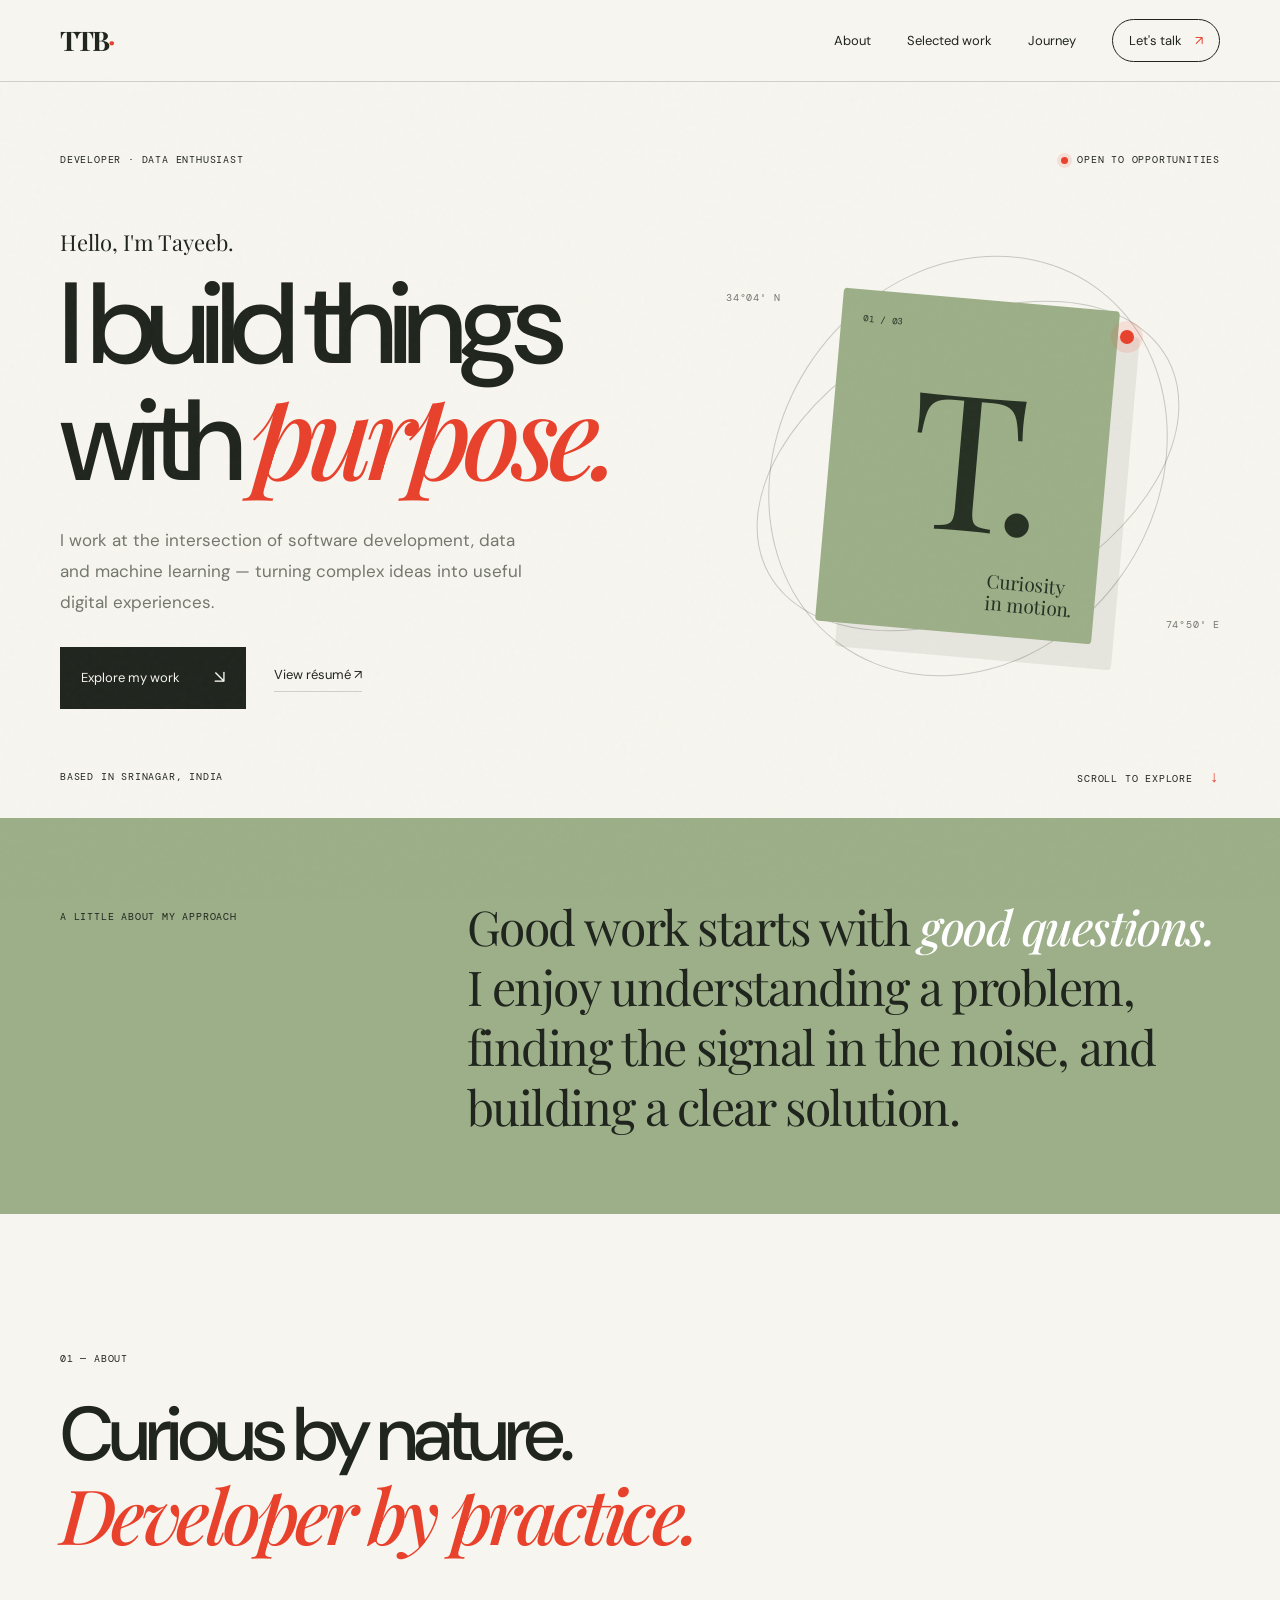
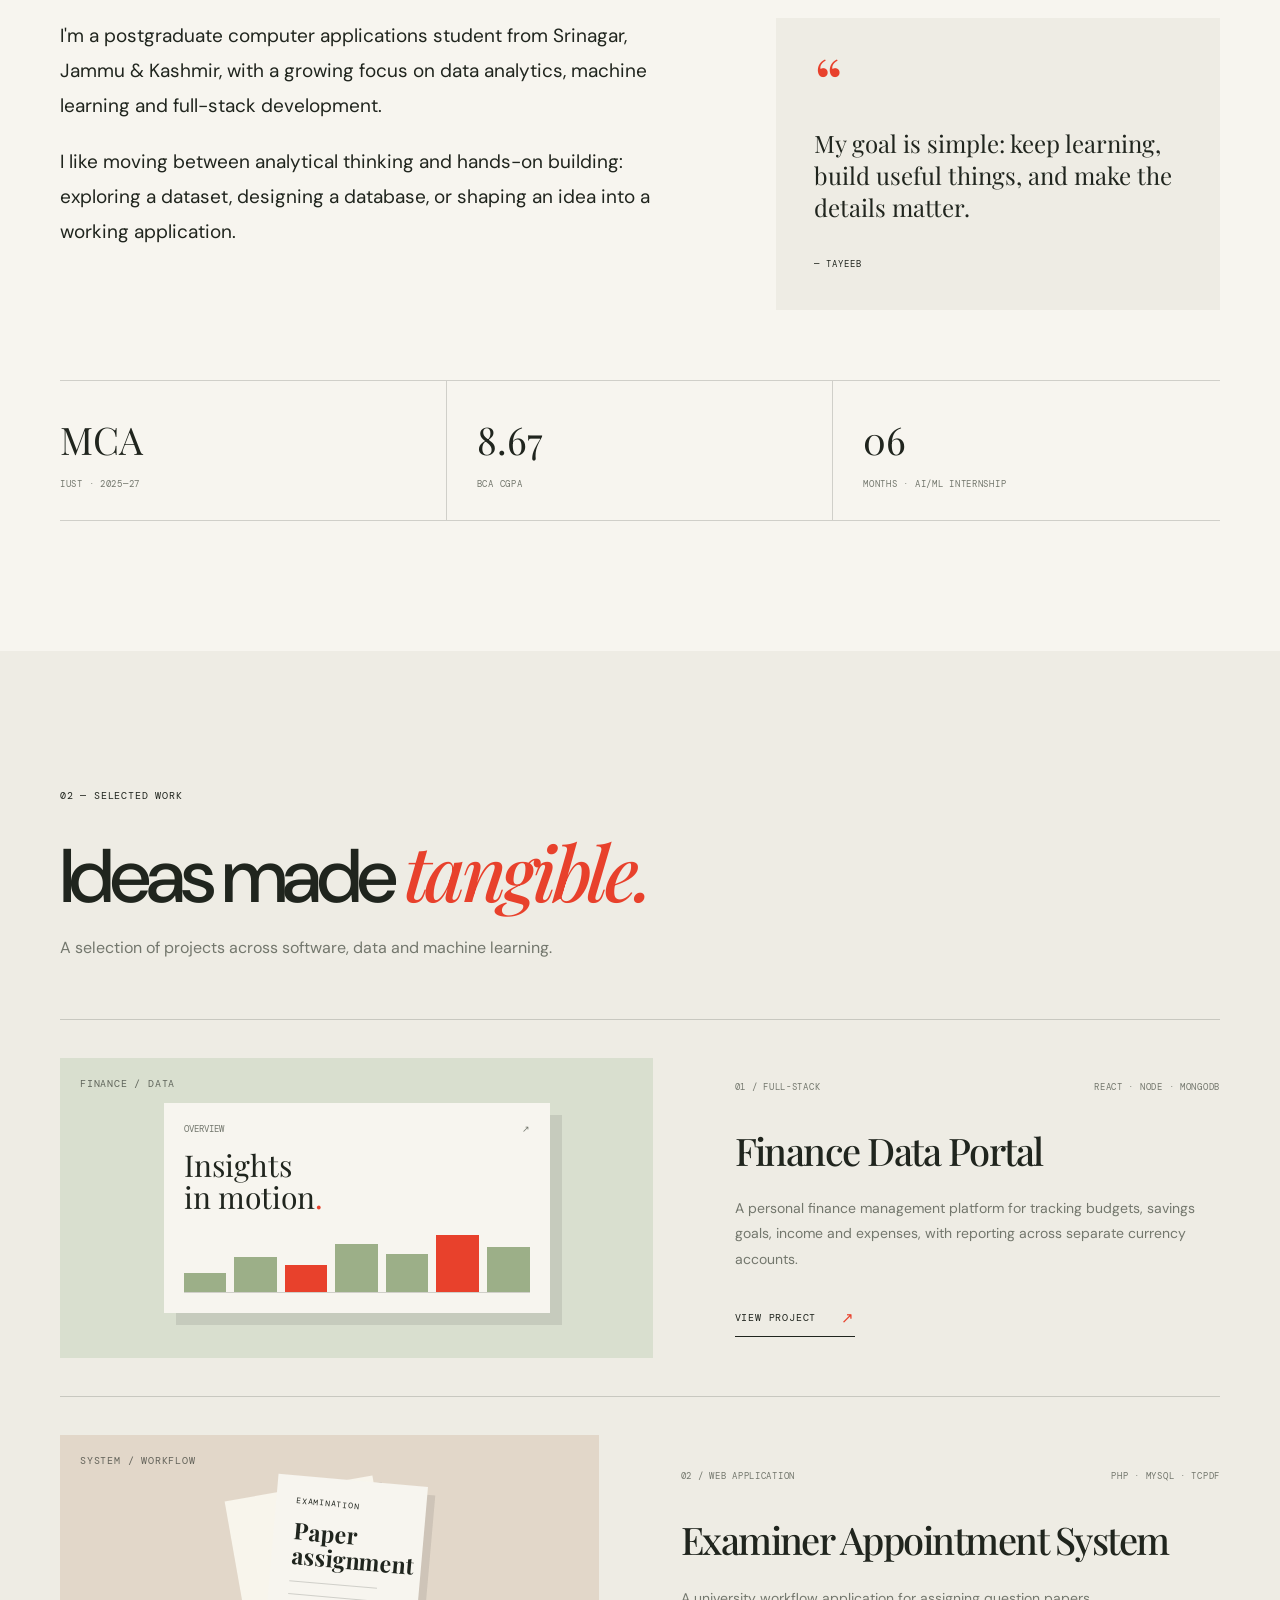
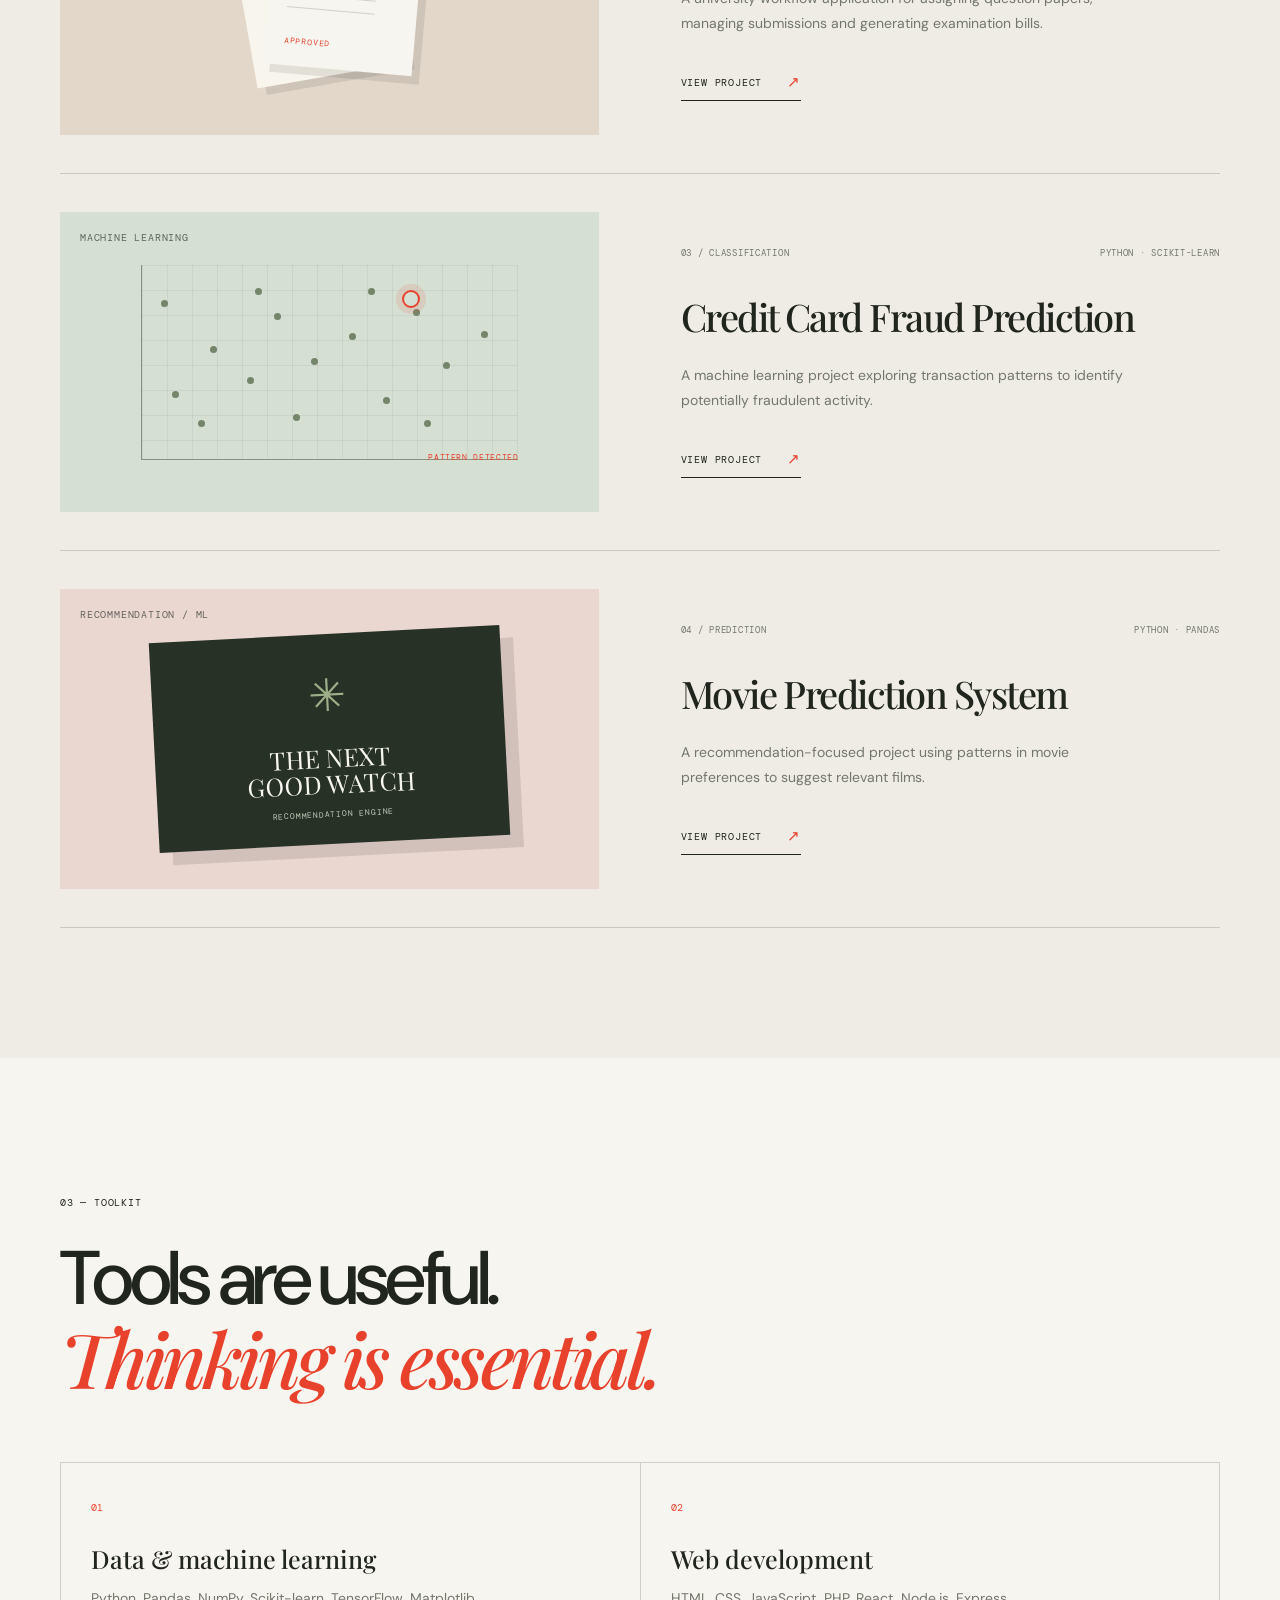
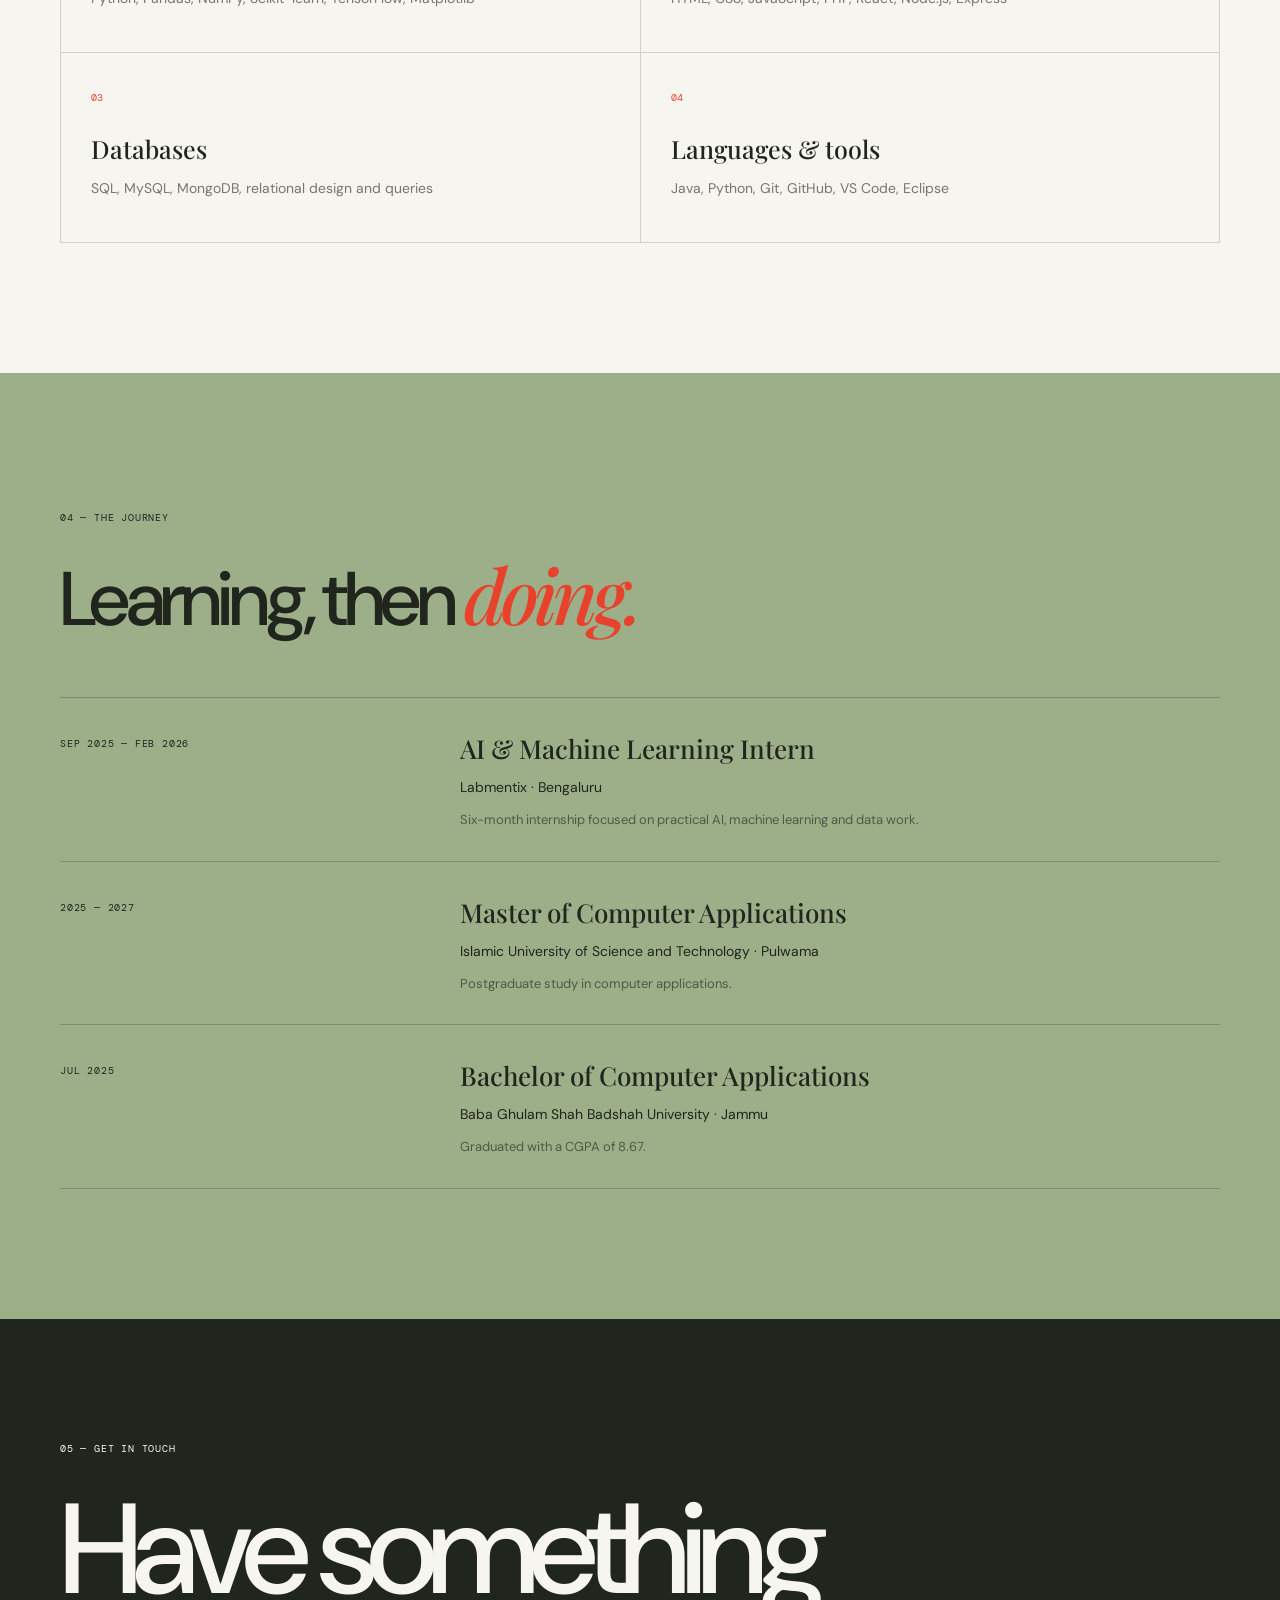
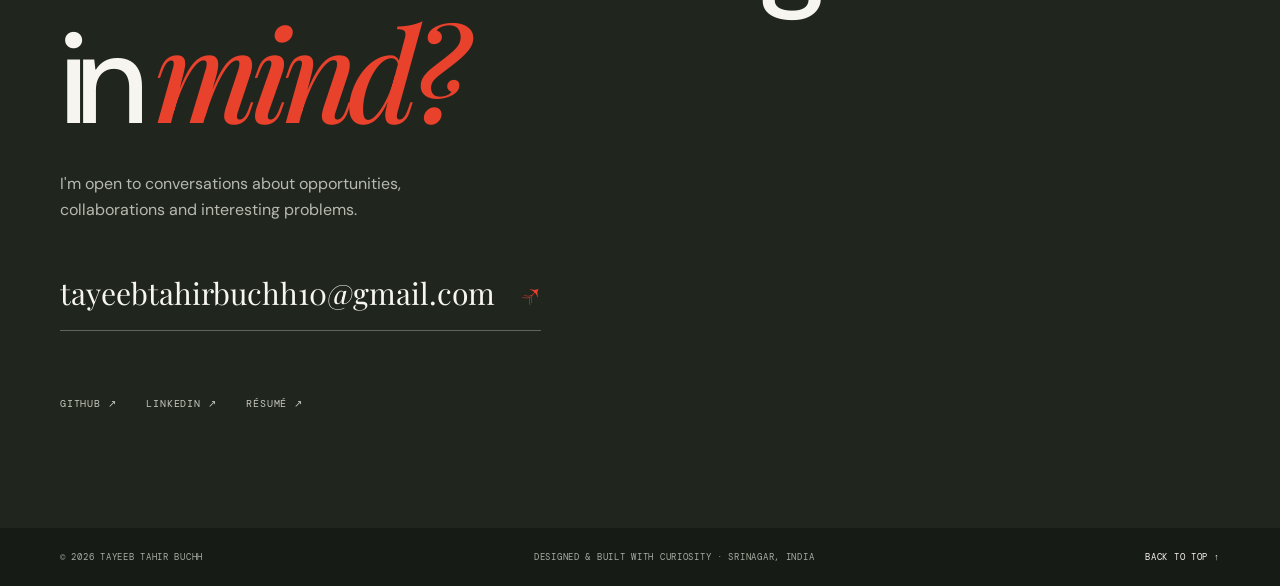
<file: index.html>
<!doctype html>
<html lang="en">
<head>
  <meta charset="utf-8">
  <meta name="viewport" content="width=device-width, initial-scale=1">
  <meta name="theme-color" content="#F7F5EF">
  <meta name="description" content="Tayeeb Tahir Buchh — developer working across data, machine learning and full-stack applications.">
  <meta property="og:title" content="Tayeeb Tahir Buchh — Developer">
  <meta property="og:description" content="Building thoughtful software and finding meaning in data.">
  <title>Tayeeb Tahir Buchh — Developer</title>
  <link rel="preconnect" href="https://fonts.googleapis.com">
  <link rel="preconnect" href="https://fonts.gstatic.com" crossorigin>
  <link href="https://fonts.googleapis.com/css2?family=DM+Mono:wght@400;500&family=DM+Sans:wght@400;500;600;700&family=Playfair+Display:wght@500;600;700&display=swap" rel="stylesheet">
  <link rel="stylesheet" href="styles.css">
  <script defer src="script.js"></script>
</head>
<body>
  <div class="grain" aria-hidden="true"></div>
  <header class="site-header">
    <a class="wordmark" href="#top" aria-label="Tayeeb Tahir Buchh home">TTB<span>·</span></a>
    <nav aria-label="Main navigation">
      <a href="#about">About</a><a href="#work">Selected work</a><a href="#experience">Journey</a><a class="nav-contact" href="#contact">Let's talk <span>↗</span></a>
    </nav>
    <button class="menu-toggle" aria-label="Open menu" aria-expanded="false"><span></span><span></span></button>
  </header>

  <main id="top">
    <section class="hero section-shell">
      <div class="hero-topline"><span class="eyebrow">DEVELOPER · DATA ENTHUSIAST</span><span class="availability"><i></i> OPEN TO OPPORTUNITIES</span></div>
      <div class="hero-grid">
        <div class="hero-copy">
          <p class="intro-kicker">Hello, I'm Tayeeb.</p>
          <h1>I build things<br>with <em>purpose.</em></h1>
          <p class="hero-description">I work at the intersection of software development, data and machine learning — turning complex ideas into useful digital experiences.</p>
          <div class="hero-actions">
            <a class="button button-dark" href="#work">Explore my work <span>↘</span></a>
            <a class="text-link" href="Tayeeb_Tahir_Buchh_Resume.pdf" target="_blank" rel="noopener">View résumé ↗</a>
          </div>
        </div>
        <div class="hero-art" aria-label="Abstract portfolio artwork">
          <div class="art-orbit orbit-one"></div><div class="art-orbit orbit-two"></div>
          <div class="art-slab"><span class="slab-index">01 / 03</span><span class="slab-mark">T.</span><span class="slab-caption">Curiosity<br>in motion.</span></div>
          <span class="art-coordinate coordinate-a">34°04' N</span><span class="art-coordinate coordinate-b">74°50' E</span>
          <span class="art-dot"></span>
        </div>
      </div>
      <div class="hero-footer"><span>BASED IN SRINAGAR, INDIA</span><span class="scroll-note">SCROLL TO EXPLORE <b>↓</b></span></div>
    </section>

    <section class="intro-band">
      <div class="section-shell band-inner"><span class="eyebrow">A LITTLE ABOUT MY APPROACH</span><p>Good work starts with <em>good questions.</em> I enjoy understanding a problem, finding the signal in the noise, and building a clear solution.</p></div>
    </section>

    <section class="section-shell section-block" id="about">
      <div class="section-heading"><span class="eyebrow">01 — ABOUT</span><h2>Curious by nature.<br><em>Developer by practice.</em></h2></div>
      <div class="about-grid">
        <div class="about-lead"><p>I'm a postgraduate computer applications student from Srinagar, Jammu & Kashmir, with a growing focus on data analytics, machine learning and full-stack development.</p><p>I like moving between analytical thinking and hands-on building: exploring a dataset, designing a database, or shaping an idea into a working application.</p></div>
        <div class="about-note"><span class="note-mark">“</span><p>My goal is simple: keep learning, build useful things, and make the details matter.</p><span class="note-sign">— TAYEEB</span></div>
      </div>
      <div class="facts-row"><div><span class="fact-number">MCA</span><span class="fact-label">IUST · 2025—27</span></div><div><span class="fact-number">8.67</span><span class="fact-label">BCA CGPA</span></div><div><span class="fact-number">06</span><span class="fact-label">MONTHS · AI/ML INTERNSHIP</span></div></div>
    </section>

    <section class="work-section" id="work">
      <div class="section-shell section-block">
        <div class="section-heading work-heading"><span class="eyebrow">02 — SELECTED WORK</span><h2>Ideas made <em>tangible.</em></h2><p>A selection of projects across software, data and machine learning.</p></div>
        <div class="project-list">
          <article class="project project-feature">
            <div class="project-visual visual-finance"><span class="visual-label">FINANCE / DATA</span><div class="chart-card"><div class="chart-top"><span>OVERVIEW</span><span>↗</span></div><div class="chart-value">Insights<br>in motion<span>.</span></div><div class="bars"><i style="height:30%"></i><i style="height:55%"></i><i style="height:42%"></i><i style="height:76%"></i><i style="height:60%"></i><i style="height:90%"></i><i style="height:70%"></i></div></div></div>
            <div class="project-info"><div class="project-meta"><span>01 / FULL-STACK</span><span>REACT · NODE · MONGODB</span></div><h3>Finance Data Portal</h3><p>A personal finance management platform for tracking budgets, savings goals, income and expenses, with reporting across separate currency accounts.</p><a class="project-link" href="https://github.com/TayeebTahirBuchh/Finance-Data-Portal" target="_blank" rel="noopener">VIEW PROJECT <span>↗</span></a></div>
          </article>
          <article class="project">
            <div class="project-visual visual-exam"><span class="visual-label">SYSTEM / WORKFLOW</span><div class="paper-stack"><div class="paper paper-back"></div><div class="paper paper-front"><span>EXAMINATION</span><b>Paper<br>assignment</b><i></i><i></i><i></i><small>APPROVED</small></div></div></div>
            <div class="project-info"><div class="project-meta"><span>02 / WEB APPLICATION</span><span>PHP · MYSQL · TCPDF</span></div><h3>Examiner Appointment System</h3><p>A university workflow application for assigning question papers, managing submissions and generating examination bills.</p><a class="project-link" href="https://github.com/TayeebTahirBuchh/Examiner-Appointment-System" target="_blank" rel="noopener">VIEW PROJECT <span>↗</span></a></div>
          </article>
          <article class="project">
            <div class="project-visual visual-ml"><span class="visual-label">MACHINE LEARNING</span><div class="scatter"><i></i><i></i><i></i><i></i><i></i><i></i><i></i><i></i><i></i><i></i><i></i><i></i><i></i><i></i><i></i><i></i><b></b></div><span class="scatter-caption">PATTERN DETECTED</span></div>
            <div class="project-info"><div class="project-meta"><span>03 / CLASSIFICATION</span><span>PYTHON · SCIKIT-LEARN</span></div><h3>Credit Card Fraud Prediction</h3><p>A machine learning project exploring transaction patterns to identify potentially fraudulent activity.</p><a class="project-link" href="https://github.com/TayeebTahirBuchh/Credit-Card-Fraud-Prediction" target="_blank" rel="noopener">VIEW PROJECT <span>↗</span></a></div>
          </article>
          <article class="project">
            <div class="project-visual visual-movie"><span class="visual-label">RECOMMENDATION / ML</span><div class="movie-frame"><div class="movie-star">✳</div><span>THE NEXT<br>GOOD WATCH</span><small>RECOMMENDATION ENGINE</small></div></div>
            <div class="project-info"><div class="project-meta"><span>04 / PREDICTION</span><span>PYTHON · PANDAS</span></div><h3>Movie Prediction System</h3><p>A recommendation-focused project using patterns in movie preferences to suggest relevant films.</p><a class="project-link" href="https://github.com/TayeebTahirBuchh/Movie-Prediction-System" target="_blank" rel="noopener">VIEW PROJECT <span>↗</span></a></div>
          </article>
        </div>
      </div>
    </section>

    <section class="section-shell section-block" id="expertise">
      <div class="section-heading"><span class="eyebrow">03 — TOOLKIT</span><h2>Tools are useful.<br><em>Thinking is essential.</em></h2></div>
      <div class="toolkit-grid">
        <div class="toolkit-card"><span>01</span><h3>Data & machine learning</h3><p>Python, Pandas, NumPy, Scikit-learn, TensorFlow, Matplotlib</p></div>
        <div class="toolkit-card"><span>02</span><h3>Web development</h3><p>HTML, CSS, JavaScript, PHP, React, Node.js, Express</p></div>
        <div class="toolkit-card"><span>03</span><h3>Databases</h3><p>SQL, MySQL, MongoDB, relational design and queries</p></div>
        <div class="toolkit-card"><span>04</span><h3>Languages & tools</h3><p>Java, Python, Git, GitHub, VS Code, Eclipse</p></div>
      </div>
    </section>

    <section class="journey-section" id="experience">
      <div class="section-shell section-block">
        <div class="section-heading"><span class="eyebrow">04 — THE JOURNEY</span><h2>Learning, then <em>doing.</em></h2></div>
        <div class="timeline">
          <article><span class="timeline-date">SEP 2025 — FEB 2026</span><div><h3>AI & Machine Learning Intern</h3><p>Labmentix · Bengaluru</p><small>Six-month internship focused on practical AI, machine learning and data work.</small></div></article>
          <article><span class="timeline-date">2025 — 2027</span><div><h3>Master of Computer Applications</h3><p>Islamic University of Science and Technology · Pulwama</p><small>Postgraduate study in computer applications.</small></div></article>
          <article><span class="timeline-date">JUL 2025</span><div><h3>Bachelor of Computer Applications</h3><p>Baba Ghulam Shah Badshah University · Jammu</p><small>Graduated with a CGPA of 8.67.</small></div></article>
        </div>
      </div>
    </section>

    <section class="contact-section" id="contact">
      <div class="section-shell contact-inner"><span class="eyebrow">05 — GET IN TOUCH</span><h2>Have something<br>in <em>mind?</em></h2><p>I'm open to conversations about opportunities, collaborations and interesting problems.</p><a class="contact-email" href="mailto:tayeebtahirbuchh10@gmail.com">tayeebtahirbuchh10@gmail.com <span>↗</span></a><div class="social-links"><a href="https://github.com/TayeebTahirBuchh" target="_blank" rel="noopener">GITHUB ↗</a><a href="https://www.linkedin.com/in/tayeebtahirbuchh/" target="_blank" rel="noopener">LINKEDIN ↗</a><a href="Tayeeb_Tahir_Buchh_Resume.pdf" target="_blank" rel="noopener">RÉSUMÉ ↗</a></div></div>
    </section>
  </main>
  <footer class="site-footer"><div class="section-shell"><span>© <span id="year"></span> TAYEEB TAHIR BUCHH</span><span>DESIGNED & BUILT WITH CURIOSITY · SRINAGAR, INDIA</span><a href="#top">BACK TO TOP ↑</a></div></footer>
</body>
</html>
</file>
<file: styles.css>
:root{--sage:#9CAF88;--paper:#F7F5EF;--red:#E8412C;--ink:#20251e;--muted:#73776d;--line:rgba(32,37,30,.18);--serif:"Playfair Display",Georgia,serif;--sans:"DM Sans",Arial,sans-serif;--mono:"DM Mono",monospace}*{box-sizing:border-box}html{scroll-behavior:smooth;scroll-padding-top:90px}body{margin:0;background:var(--paper);color:var(--ink);font-family:var(--sans);font-size:16px;line-height:1.65;overflow-x:hidden}.grain{position:fixed;inset:0;pointer-events:none;z-index:20;opacity:.12;background-image:url("data:image/svg+xml,%3Csvg viewBox='0 0 180 180' xmlns='http://www.w3.org/2000/svg'%3E%3Cfilter id='n'%3E%3CfeTurbulence type='fractalNoise' baseFrequency='.9' numOctaves='3' stitchTiles='stitch'/%3E%3C/filter%3E%3Crect width='100%25' height='100%25' filter='url(%23n)' opacity='.18'/%3E%3C/svg%3E")}a{color:inherit;text-decoration:none}.section-shell{width:min(1160px,calc(100% - 64px));margin:auto}.site-header{height:82px;padding:0 max(32px,calc((100vw - 1160px)/2));display:flex;align-items:center;justify-content:space-between;border-bottom:1px solid var(--line);background:rgba(247,245,239,.92);position:sticky;top:0;z-index:30;backdrop-filter:blur(14px)}.wordmark{font-family:var(--serif);font-size:27px;font-weight:700;letter-spacing:-2px}.wordmark span{color:var(--red)}nav{display:flex;align-items:center;gap:36px;font-size:13px}nav a{transition:color .2s}nav a:hover,.text-link:hover{color:var(--red)}.nav-contact{border:1px solid var(--ink);padding:10px 16px;border-radius:30px}.nav-contact span{color:var(--red);margin-left:10px}.menu-toggle{display:none;background:none;border:0}.hero{min-height:720px;padding-top:70px;padding-bottom:28px;display:flex;flex-direction:column;justify-content:space-between}.hero-topline,.hero-footer,.eyebrow,.availability,.art-coordinate,.slab-index,.project-meta,.visual-label,.scatter-caption,.timeline-date,.social-links,.site-footer{font-family:var(--mono);font-size:10px;letter-spacing:.08em}.hero-topline,.hero-footer{display:flex;justify-content:space-between;align-items:center}.availability{display:flex;align-items:center;gap:9px}.availability i{width:7px;height:7px;background:var(--red);border-radius:50%;box-shadow:0 0 0 4px rgba(232,65,44,.12)}.hero-grid{display:grid;grid-template-columns:1.08fr .92fr;align-items:center;gap:5vw;padding:55px 0}.intro-kicker{font-family:var(--serif);font-size:22px;margin:0 0 10px}.hero h1{font-size:clamp(68px,9vw,126px);line-height:.94;letter-spacing:-.075em;font-weight:500;margin:0}.hero h1 em,.section-heading h2 em,.contact-inner h2 em{font-family:var(--serif);font-weight:500;color:var(--red)}.hero-description{max-width:480px;color:var(--muted);font-size:17px;line-height:1.8;margin:30px 0}.hero-actions{display:flex;align-items:center;gap:28px}.button{display:inline-flex;align-items:center;gap:34px;padding:15px 20px;font-size:13px}.button-dark{background:var(--ink);color:var(--paper);border:1px solid var(--ink);transition:background .2s,transform .2s}.button-dark:hover{background:var(--red);border-color:var(--red);transform:translateY(-3px)}.button-dark span{font-size:18px}.text-link{font-size:13px;border-bottom:1px solid var(--line);padding-bottom:5px}.hero-art{height:440px;position:relative;display:grid;place-items:center}.art-orbit{position:absolute;border:1px solid rgba(32,37,30,.22);border-radius:50%;transform:rotate(-28deg)}.orbit-one{width:90%;height:65%}.orbit-two{width:75%;height:100%;transform:rotate(35deg)}.art-slab{width:55%;height:76%;background:var(--sage);border-radius:4px;box-shadow:22px 24px 0 rgba(32,37,30,.08);position:relative;display:flex;flex-direction:column;justify-content:space-between;padding:22px;color:#263023;transform:rotate(5deg);transition:transform .6s}.hero-art:hover .art-slab{transform:rotate(0) scale(1.025)}.slab-index{font-size:9px}.slab-mark{font-family:var(--serif);font-size:clamp(100px,16vw,190px);line-height:.8;letter-spacing:-.1em;align-self:center}.slab-caption{font-family:var(--serif);font-size:19px;line-height:1.15;align-self:flex-end}.art-coordinate{position:absolute;color:var(--muted)}.coordinate-a{top:10%;left:2%}.coordinate-b{bottom:12%;right:0}.art-dot{position:absolute;width:14px;height:14px;border-radius:50%;background:var(--red);right:17%;top:19%;box-shadow:0 0 0 9px rgba(232,65,44,.12)}.scroll-note b{font-size:16px;color:var(--red);margin-left:10px}.intro-band{background:var(--sage);padding:78px 0}.band-inner{display:grid;grid-template-columns:1fr 2fr;gap:30px;align-items:start}.band-inner .eyebrow{padding-top:13px}.band-inner p{font-family:var(--serif);font-size:clamp(28px,4vw,48px);line-height:1.25;max-width:800px;margin:0;letter-spacing:-.03em}.band-inner em{color:#fff;font-weight:500}.section-block{padding-top:130px;padding-bottom:130px}.section-heading{margin-bottom:58px}.section-heading h2{font-size:clamp(43px,6vw,76px);font-weight:500;letter-spacing:-.06em;line-height:1.05;margin:24px 0 0}.about-grid{display:grid;grid-template-columns:1.15fr .85fr;gap:10%;align-items:start}.about-lead{font-size:19px;line-height:1.85;max-width:610px}.about-lead p:first-child{margin-top:0}.about-lead p{margin-bottom:20px}.about-note{background:#eeece4;padding:35px 38px;position:relative;min-height:220px}.note-mark{font-family:var(--serif);font-size:70px;line-height:.8;color:var(--red)}.about-note p{font-family:var(--serif);font-size:24px;line-height:1.35;margin:8px 0 25px}.note-sign{font-family:var(--mono);font-size:9px;letter-spacing:.1em}.facts-row{border-top:1px solid var(--line);border-bottom:1px solid var(--line);margin-top:70px;display:grid;grid-template-columns:repeat(3,1fr)}.facts-row>div{padding:28px 20px 28px 0;display:flex;flex-direction:column;gap:5px;border-right:1px solid var(--line)}.facts-row>div+div{padding-left:30px}.facts-row>div:last-child{border:0}.fact-number{font-family:var(--serif);font-size:38px}.fact-label{font-family:var(--mono);font-size:9px;letter-spacing:.08em;color:var(--muted)}.work-section{background:#eeece4}.work-heading{position:relative}.work-heading>p{color:var(--muted);margin-top:18px}.project-list{border-top:1px solid var(--line)}.project{display:grid;grid-template-columns:1fr 1fr;gap:7%;padding:38px 0;border-bottom:1px solid var(--line);align-items:center}.project-feature{grid-template-columns:1.1fr .9fr}.project-visual{height:300px;position:relative;overflow:hidden;display:grid;place-items:center}.visual-finance{background:#d9dfcf}.visual-exam{background:#e2d7c9}.visual-ml{background:#d5dfd2}.visual-movie{background:#e9d7d0}.visual-label{position:absolute;top:18px;left:20px;color:rgba(32,37,30,.65)}.chart-card{width:65%;height:70%;background:var(--paper);padding:20px;box-shadow:12px 12px 0 rgba(32,37,30,.1);display:flex;flex-direction:column;justify-content:space-between}.chart-top{display:flex;justify-content:space-between;font:9px var(--mono);color:var(--muted)}.chart-value{font-family:var(--serif);font-size:30px;line-height:1.05}.chart-value span{color:var(--red)}.bars{height:65px;display:flex;align-items:end;gap:8px;border-bottom:1px solid var(--line)}.bars i{flex:1;background:var(--sage);display:block}.bars i:nth-child(3n){background:var(--red)}.paper-stack{position:relative;width:180px;height:210px}.paper{position:absolute;width:150px;height:190px;background:var(--paper);box-shadow:8px 8px 0 rgba(32,37,30,.1)}.paper-back{transform:rotate(-10deg);left:0;top:7px;background:#f8f5ec}.paper-front{transform:rotate(5deg);right:0;top:0;padding:20px;display:flex;flex-direction:column;gap:12px}.paper-front span,.paper-front small{font:8px var(--mono);letter-spacing:.1em}.paper-front b{font-family:var(--serif);font-size:23px;line-height:1.1}.paper-front i{height:1px;background:var(--line);width:80%}.paper-front small{color:var(--red);margin-top:auto}.scatter{width:70%;height:65%;position:relative;border-left:1px solid #879181;border-bottom:1px solid #879181;background:linear-gradient(rgba(32,37,30,.06) 1px,transparent 1px),linear-gradient(90deg,rgba(32,37,30,.06) 1px,transparent 1px);background-size:25px 25px}.scatter i{position:absolute;width:7px;height:7px;border-radius:50%;background:#74866a}.scatter i:nth-child(1){left:8%;top:65%}.scatter i:nth-child(2){left:18%;top:42%}.scatter i:nth-child(3){left:28%;top:58%}.scatter i:nth-child(4){left:35%;top:25%}.scatter i:nth-child(5){left:45%;top:48%}.scatter i:nth-child(6){left:55%;top:35%}.scatter i:nth-child(7){left:64%;top:68%}.scatter i:nth-child(8){left:72%;top:23%}.scatter i:nth-child(9){left:80%;top:50%}.scatter i:nth-child(10){left:15%;top:80%}.scatter i:nth-child(11){left:40%;top:77%}.scatter i:nth-child(12){left:90%;top:34%}.scatter i:nth-child(13){left:60%;top:12%}.scatter i:nth-child(14){left:30%;top:12%}.scatter i:nth-child(15){left:75%;top:80%}.scatter i:nth-child(16){left:5%;top:18%}.scatter b{position:absolute;width:18px;height:18px;border:2px solid var(--red);border-radius:50%;left:69%;top:13%;box-shadow:0 0 0 6px rgba(232,65,44,.12)}.scatter-caption{position:absolute;right:15%;bottom:16%;font-size:8px;color:var(--red)}.movie-frame{width:65%;height:70%;background:#273126;color:var(--paper);display:flex;flex-direction:column;align-items:center;justify-content:center;gap:12px;transform:rotate(-3deg);box-shadow:13px 13px 0 rgba(32,37,30,.12)}.movie-star{font-size:45px;color:var(--sage)}.movie-frame>span{font-family:var(--serif);font-size:25px;line-height:1.05;text-align:center}.movie-frame small{font:8px var(--mono);letter-spacing:.1em;color:#c6cdbb}.project-info{padding:10px 0}.project-meta{display:flex;justify-content:space-between;gap:12px;color:var(--muted);font-size:9px}.project-info h3{font-family:var(--serif);font-size:clamp(27px,3vw,38px);font-weight:500;letter-spacing:-.04em;margin:25px 0 12px}.project-info p{max-width:470px;color:var(--muted);line-height:1.8;font-size:14px}.project-link{display:inline-flex;gap:25px;align-items:center;margin-top:22px;font:10px var(--mono);letter-spacing:.08em;border-bottom:1px solid var(--ink);padding-bottom:8px}.project-link span{color:var(--red);font-size:15px}.toolkit-grid{display:grid;grid-template-columns:repeat(2,1fr);border-top:1px solid var(--line);border-left:1px solid var(--line)}.toolkit-card{padding:30px;border-right:1px solid var(--line);border-bottom:1px solid var(--line);min-height:190px}.toolkit-card>span{font:10px var(--mono);color:var(--red)}.toolkit-card h3{font-family:var(--serif);font-weight:500;font-size:25px;margin:18px 0 8px}.toolkit-card p{font-size:14px;color:var(--muted);margin:0;max-width:420px}.journey-section{background:var(--sage)}.timeline{border-top:1px solid rgba(32,37,30,.25)}.timeline article{display:grid;grid-template-columns:1fr 2fr;gap:20px;padding:30px 0;border-bottom:1px solid rgba(32,37,30,.25)}.timeline-date{padding-top:8px}.timeline h3{font-family:var(--serif);font-size:26px;font-weight:500;margin:0 0 5px}.timeline p{margin:0;font-size:14px}.timeline small{display:block;color:#4f5948;margin-top:10px;font-size:13px}.contact-section{background:var(--ink);color:var(--paper);padding:115px 0}.contact-inner h2{font-size:clamp(65px,10vw,130px);font-weight:500;letter-spacing:-.07em;line-height:.94;margin:30px 0}.contact-inner>p{color:#b7b9af;max-width:440px;margin:30px 0}.contact-email{display:inline-flex;gap:25px;align-items:center;font-family:var(--serif);font-size:clamp(19px,3vw,30px);border-bottom:1px solid rgba(247,245,239,.3);padding-bottom:12px;margin-top:15px}.contact-email span{color:var(--red)}.social-links{display:flex;gap:30px;margin-top:65px;color:#c6c8bd}.social-links a:hover{color:var(--red)}.site-footer{background:#171b16;color:#a8ada1;padding:22px 0;font-size:9px}.site-footer .section-shell{display:flex;justify-content:space-between;gap:15px;flex-wrap:wrap}.site-footer a{color:var(--paper)}.menu-toggle{display:none}
@media(max-width:760px){.section-shell{width:calc(100% - 40px)}.site-header{height:70px;padding:0 20px}.site-header nav{display:none;position:absolute;top:69px;left:0;right:0;background:var(--paper);padding:22px 20px 28px;border-bottom:1px solid var(--line);flex-direction:column;align-items:stretch;gap:18px}.site-header nav.open{display:flex}.nav-contact{align-self:flex-start}.menu-toggle{display:flex;flex-direction:column;gap:5px;padding:10px}.menu-toggle span{width:23px;height:1px;background:var(--ink)}.hero{min-height:auto;padding-top:45px}.hero-topline{align-items:flex-start;gap:15px}.hero-topline,.hero-footer{font-size:8px}.hero-grid{grid-template-columns:1fr;padding:70px 0 45px;gap:15px}.hero h1{font-size:clamp(64px,16vw,100px)}.hero-description{font-size:15px}.hero-art{height:310px}.art-slab{width:48%;height:78%}.slab-mark{font-size:130px}.intro-band{padding:55px 0}.band-inner{grid-template-columns:1fr;gap:20px}.band-inner p{font-size:31px}.section-block{padding-top:85px;padding-bottom:85px}.section-heading{margin-bottom:38px}.section-heading h2{font-size:48px}.about-grid{grid-template-columns:1fr;gap:25px}.about-lead{font-size:16px}.about-note{padding:28px;min-height:0}.facts-row{margin-top:45px}.facts-row>div{padding:20px 8px 20px 0}.facts-row>div+div{padding-left:12px}.fact-number{font-size:29px}.fact-label{font-size:7px}.project,.project-feature{grid-template-columns:1fr;gap:20px;padding:28px 0}.project-visual{height:250px}.project-meta{font-size:8px}.project-info h3{margin:18px 0 8px}.toolkit-grid{grid-template-columns:1fr}.toolkit-card{min-height:0;padding:25px}.timeline article{grid-template-columns:1fr;gap:10px}.contact-section{padding:85px 0}.contact-inner h2{font-size:75px}.social-links{gap:18px;flex-wrap:wrap;margin-top:48px}.site-footer .section-shell{font-size:8px}.scroll-note{display:none}}
@media(prefers-reduced-motion:reduce){html{scroll-behavior:auto}*,*::before,*::after{animation:none!important;transition:none!important}}

.reveal{opacity:0;transform:translateY(22px);transition:opacity .7s ease,transform .7s ease}.reveal.is-visible{opacity:1;transform:translateY(0)}
</file>
